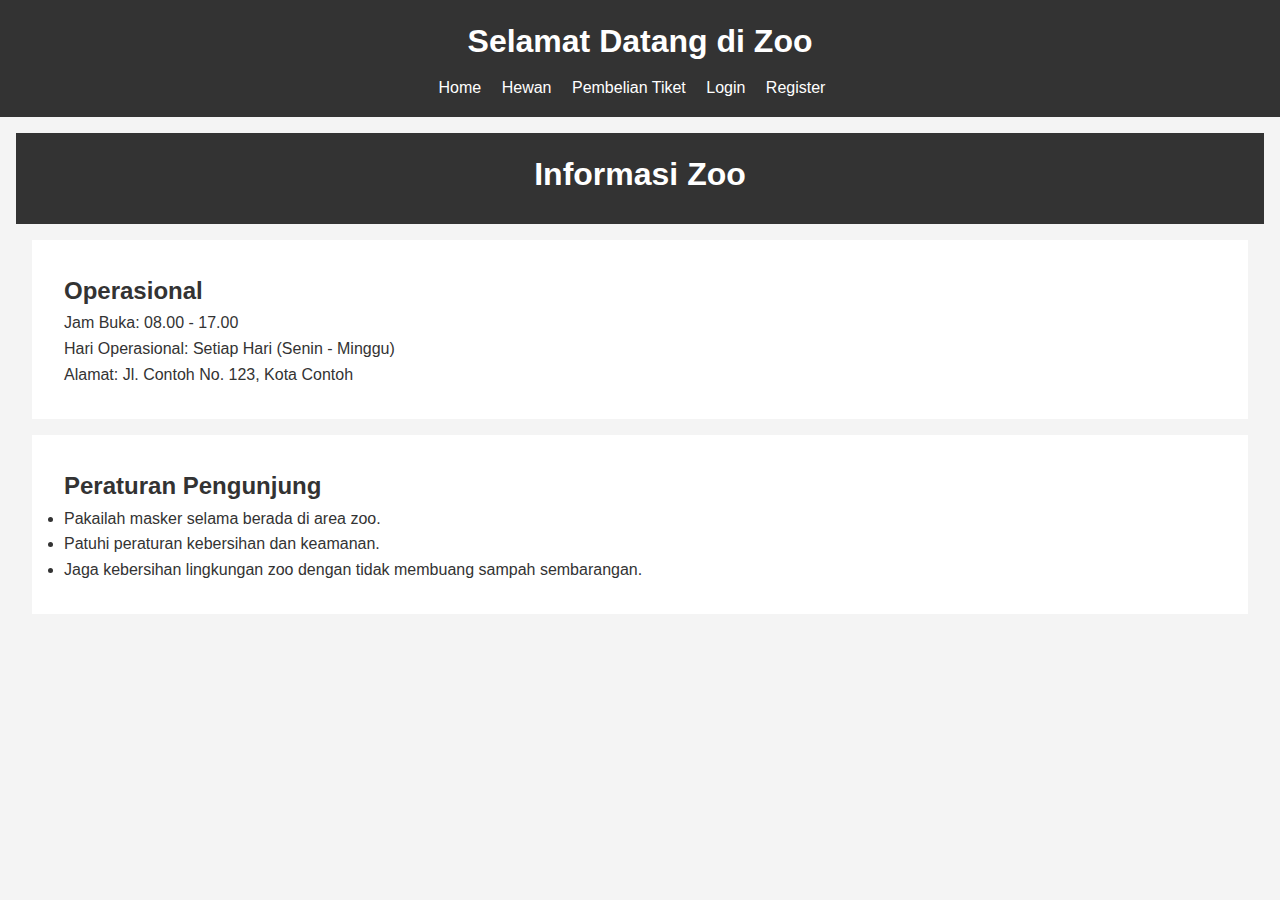
<file: index.html>
<!DOCTYPE html>
<html lang="en">
<head>
<meta charset="UTF-8">
<meta name="viewport" content="width=device-width, initial-scale=1.0">
<title>Zoo Website - Halaman Utama</title>
<link rel="stylesheet" href="style.css">
</head>
<body>
<header>
  <h1>Selamat Datang di Zoo</h1>
  <nav>
    <ul>
      <li><a href="index.html">Home</a></li>
      <li><a href="animal.html">Hewan</a></li>
      <li><a href="pembelian.html">Pembelian Tiket</a></li>
      <li><a href="login.html">Login</a></li>
      <li><a href="register.html">Register</a></li>
    </ul>
  </nav>
</header>
<main>
    <!DOCTYPE html>
    <html lang="en">
    <head>
      <meta charset="UTF-8">
      <meta name="viewport" content="width=device-width, initial-scale=1.0">
      <title>Informasi Zoo</title>
      <!-- Tambahkan stylesheet jika diperlukan -->
      <link rel="stylesheet" href="style.css">
    </head>
    <body>
      <header>
        <h1>Informasi Zoo</h1>
      </header>
      <main>
        <section>
          <h2>Operasional</h2>
          <p>Jam Buka: 08.00 - 17.00</p>
          <p>Hari Operasional: Setiap Hari (Senin - Minggu)</p>
          <p>Alamat: Jl. Contoh No. 123, Kota Contoh</p>
        </section>
        <section>
          <h2>Peraturan Pengunjung</h2>
          <ul>
            <li>Pakailah masker selama berada di area zoo.</li>
            <li>Patuhi peraturan kebersihan dan keamanan.</li>
            <li>Jaga kebersihan lingkungan zoo dengan tidak membuang sampah sembarangan.</li>
          </ul>
        </section>
      </main>
</file>
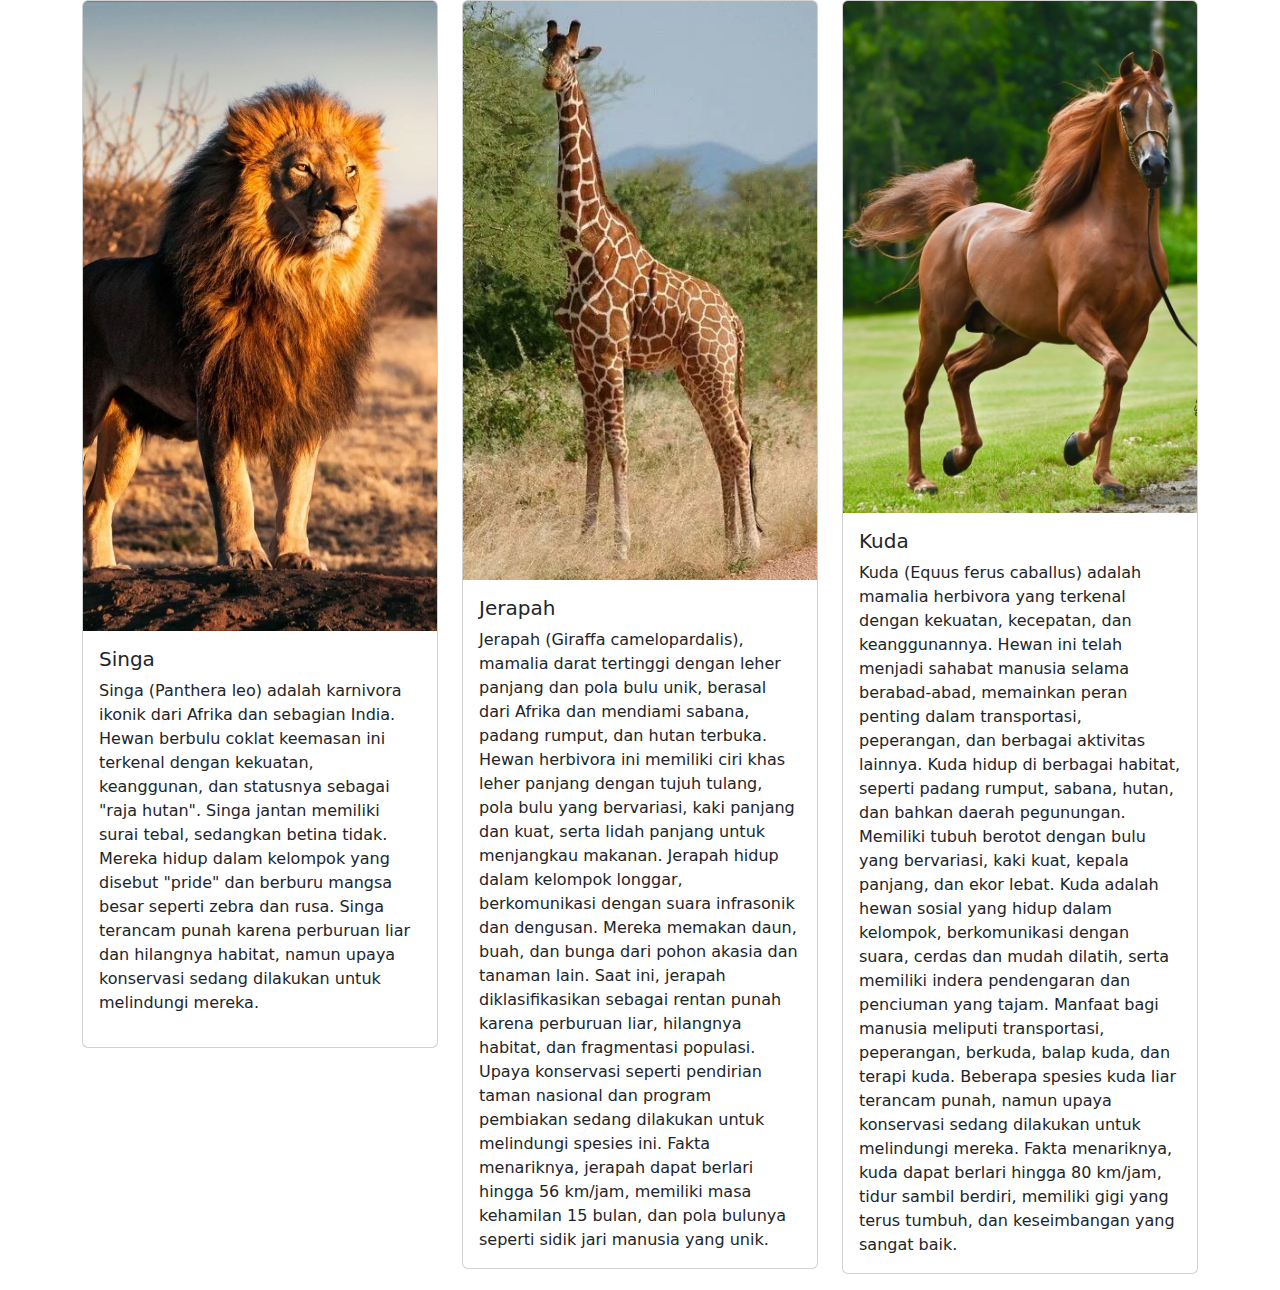
<file: animal.html>
<!DOCTYPE html>
<html lang="en">
<head>
  <meta charset="UTF-8">
  <meta name="viewport" content="width=device-width, initial-scale=1.0">
  <title>Animal List</title>

  <link href="https://cdn.jsdelivr.net/npm/bootstrap@5.3.0-alpha1/dist/css/bootstrap.min.css" rel="stylesheet">
 
  <style>

  </style>
</head>
<body>
  <div class="container">
    <div class="row">
      <div class="col-md-4">
        <div class="card mb-3">
          <img src="lion.jpeg" class="card-img-top" alt="Animal 1">
          <div class="card-body">
            <h5 class="card-title">Singa</h5>
            <p class="card-text">Singa (Panthera leo) adalah karnivora ikonik dari Afrika dan sebagian India. Hewan berbulu coklat keemasan ini terkenal dengan kekuatan, keanggunan, dan statusnya sebagai "raja hutan". Singa jantan memiliki surai tebal, sedangkan betina tidak. Mereka hidup dalam kelompok yang disebut "pride" dan berburu mangsa besar seperti zebra dan rusa. Singa terancam punah karena perburuan liar dan hilangnya habitat, namun upaya konservasi sedang dilakukan untuk melindungi mereka.</p></p>
          </div>
        </div>
      </div>
      <div class="col-md-4">
        <div class="card mb-3">
          <img src="jerapah.jpeg" class="card-img-top" alt="Animal 2">
          <div class="card-body">
            <h5 class="card-title">Jerapah</h5>
            <p class="card-text">Jerapah (Giraffa camelopardalis), mamalia darat tertinggi dengan leher panjang dan pola bulu unik, berasal dari Afrika dan mendiami sabana, padang rumput, dan hutan terbuka. Hewan herbivora ini memiliki ciri khas leher panjang dengan tujuh tulang, pola bulu yang bervariasi, kaki panjang dan kuat, serta lidah panjang untuk menjangkau makanan. Jerapah hidup dalam kelompok longgar, berkomunikasi dengan suara infrasonik dan dengusan. Mereka memakan daun, buah, dan bunga dari pohon akasia dan tanaman lain. Saat ini, jerapah diklasifikasikan sebagai rentan punah karena perburuan liar, hilangnya habitat, dan fragmentasi populasi. Upaya konservasi seperti pendirian taman nasional dan program pembiakan sedang dilakukan untuk melindungi spesies ini. Fakta menariknya, jerapah dapat berlari hingga 56 km/jam, memiliki masa kehamilan 15 bulan, dan pola bulunya seperti sidik jari manusia yang unik.</p>
          </div>
        </div>
      </div>
      <div class="col-md-4">
        <div class="card mb-3">
          <img src="kuda.jpeg" class="card-img-top" alt="Animal 3">
          <div class="card-body">
            <h5 class="card-title">Kuda</h5>
            <p class="card-text">Kuda (Equus ferus caballus) adalah mamalia herbivora yang terkenal dengan kekuatan, kecepatan, dan keanggunannya. Hewan ini telah menjadi sahabat manusia selama berabad-abad, memainkan peran penting dalam transportasi, peperangan, dan berbagai aktivitas lainnya. Kuda hidup di berbagai habitat, seperti padang rumput, sabana, hutan, dan bahkan daerah pegunungan. Memiliki tubuh berotot dengan bulu yang bervariasi, kaki kuat, kepala panjang, dan ekor lebat. Kuda adalah hewan sosial yang hidup dalam kelompok, berkomunikasi dengan suara, cerdas dan mudah dilatih, serta memiliki indera pendengaran dan penciuman yang tajam. Manfaat bagi manusia meliputi transportasi, peperangan, berkuda, balap kuda, dan terapi kuda. Beberapa spesies kuda liar terancam punah, namun upaya konservasi sedang dilakukan untuk melindungi mereka. Fakta menariknya, kuda dapat berlari hingga 80 km/jam, tidur sambil berdiri, memiliki gigi yang terus tumbuh, dan keseimbangan yang sangat baik.</p>
          </div>
        </div>
      </div>

    </div>
  </div>


  <script src="https://cdn.jsdelivr.net/npm/bootstrap@5.3.0-alpha1/dist/js/bootstrap.bundle.min.js"></script>
</body>
</html>
</file>
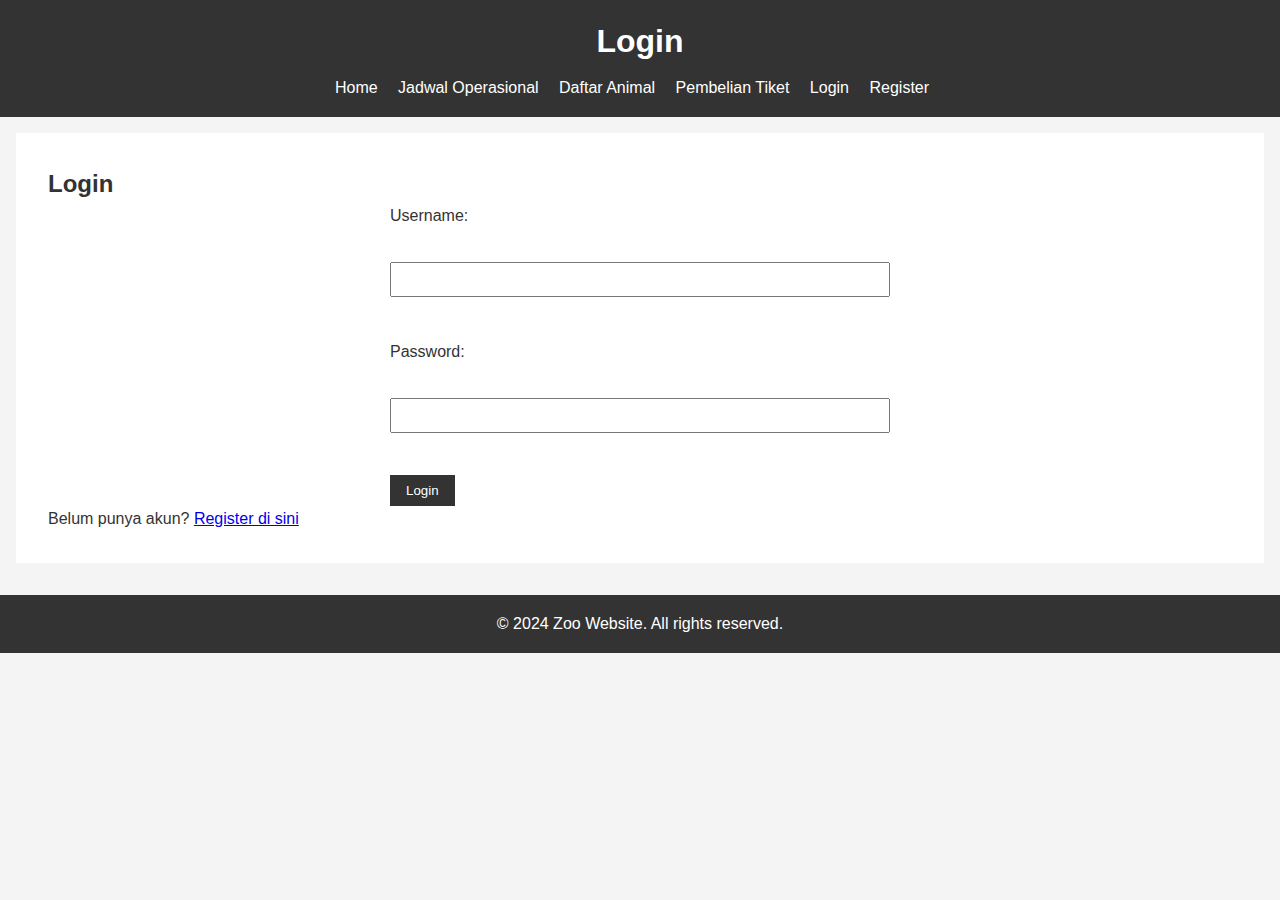
<file: login.html>
<!DOCTYPE html>
<html lang="en">
<head>
<meta charset="UTF-8">
<meta name="viewport" content="width=device-width, initial-scale=1.0">
<title>Zoo Website - Login</title>
<link rel="stylesheet" href="style.css">
</head>
<body>
<header>
  <h1>Login</h1>
  <nav>
    <ul>
      <li><a href="index.html">Home</a></li>
      <li><a href="operasional.html">Jadwal Operasional</a></li>
      <li><a href="animal.html">Daftar Animal</a></li>
      <li><a href="pembelian.html">Pembelian Tiket</a></li>
      <li><a href="login.html">Login</a></li>
      <li><a href="register.html">Register</a></li>
    </ul>
  </nav>
</header>
<main>
  <section>
    <h2>Login</h2>
    <form action="login.php" method="POST">
      <label for="username">Username:</label><br>
      <input type="text" id="username" name="username" required><br><br>
      <label for="password">Password:</label><br>
      <input type="password" id="password" name="password" required><br><br>
      <input type="submit" value="Login">
    </form>
    <p>Belum punya akun? <a href="register.html">Register di sini</a></p>
  </section>
</main>
<footer>
  <p>&copy; 2024 Zoo Website. All rights reserved.</p>
</footer>
</body>
</html>
</file>
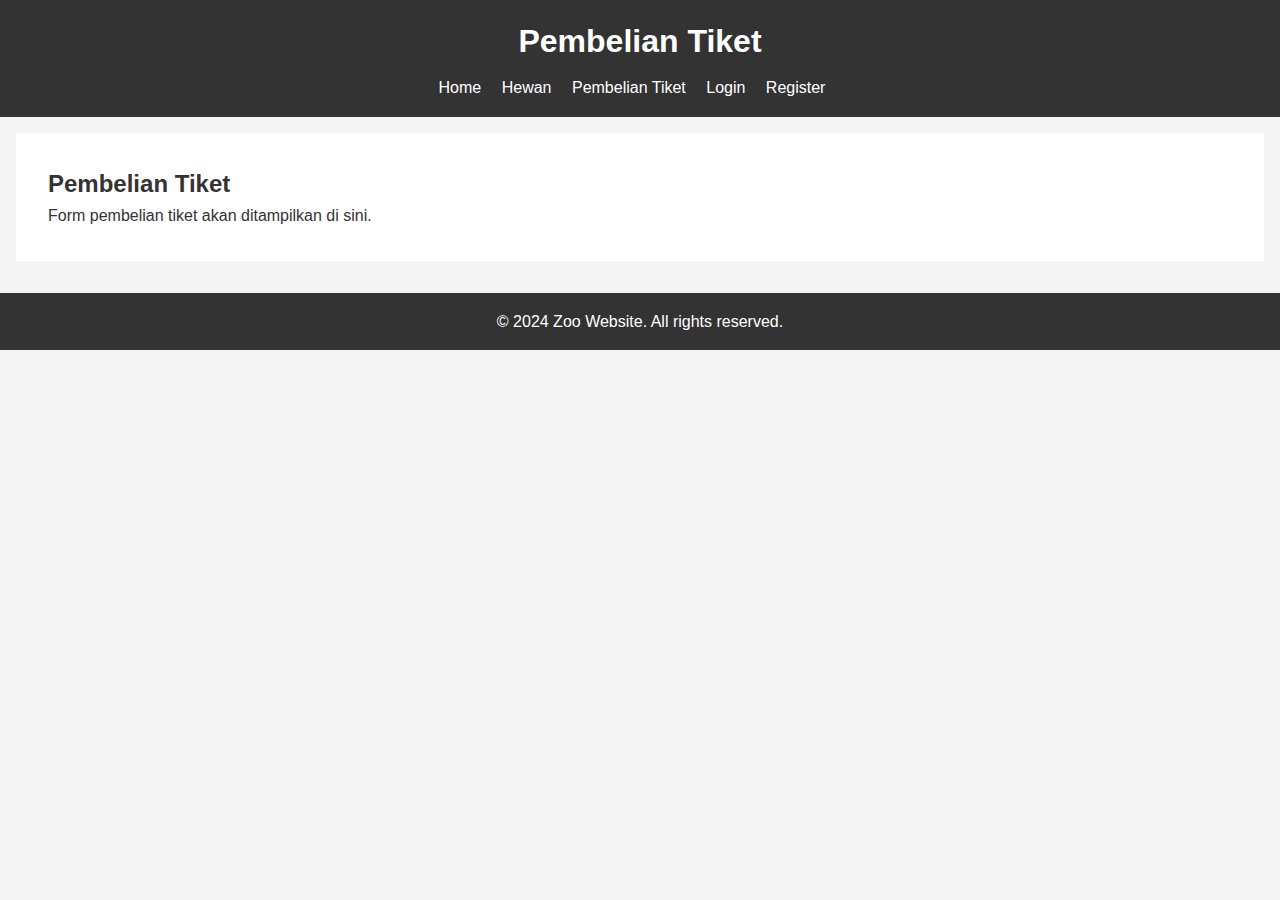
<file: pembelian.html>
<!DOCTYPE html>
<html lang="en">
<head>
<meta charset="UTF-8">
<meta name="viewport" content="width=device-width, initial-scale=1.0">
<title>Zoo Website - Pembelian Tiket</title>
<link rel="stylesheet" href="style.css">
</head>
<body>
<header>
  <h1>Pembelian Tiket</h1>
  <nav>
    <ul>
        <li><a href="index.html">Home</a></li>
        <li><a href="animal.html">Hewan</a></li>
        <li><a href="pembelian.html">Pembelian Tiket</a></li>
        <li><a href="login.html">Login</a></li>
        <li><a href="register.html">Register</a></li>
    </ul>
  </nav>
</header>
<main>
  <section>
    <h2>Pembelian Tiket</h2>
    <p>Form pembelian tiket akan ditampilkan di sini.</p>
  </section>
</main>
<footer>
  <p>&copy; 2024 Zoo Website. All rights reserved.</p>
</footer>
</body>
</html>
</file>
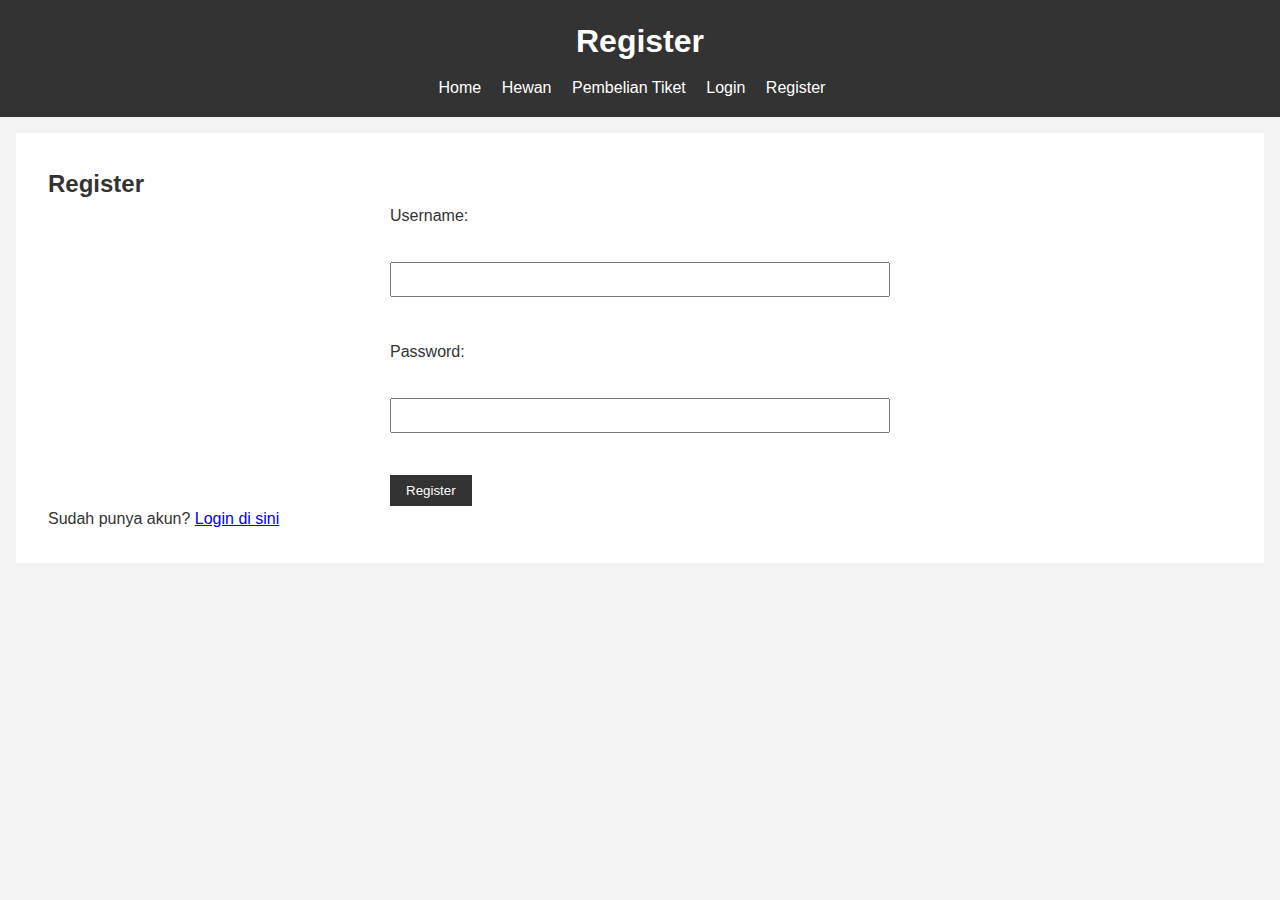
<file: register.html>
<!DOCTYPE html>
<html lang="en">
<head>
<meta charset="UTF-8">
<meta name="viewport" content="width=device-width, initial-scale=1.0">
<title>Zoo Website - Register</title>
<link rel="stylesheet" href="style.css">
</head>
<body>
<header>
  <h1>Register</h1>
  <nav>
    <ul>
      <li><a href="index.html">Home</a></li>
      <li><a href="animal.html">Hewan</a></li>
      <li><a href="pembelian.html">Pembelian Tiket</a></li>
      <li><a href="login.html">Login</a></li>
      <li><a href="register.html">Register</a></li>
    </ul>
  </nav>
</header>
<main>
  <section>
    <h2>Register</h2>
    <form action="register.php" method="POST">
      <label for="username">Username:</label><br>
      <input type="text" id="username" name="username" required><br><br>
      <label for="password">Password:</label><br>
      <input type="password" id="password" name="password" required><br><br>
      <input type="submit" value="Register">
    </form>
    <p>Sudah punya akun? <a href="login.html">Login di sini</a></p>
  </section>
</main>
<!-- <footer>
  <p>&copy; 2024 Zoo Website. All rights reserved.</p>
</footer>
</body>
</html> -->
</file>
<file: style.css>
/* Reset CSS */
* {
    margin: 0;
    padding: 0;
    box-sizing: border-box;
  }
  
  /* Global Styles */
  body {
    font-family: Arial, sans-serif;
    line-height: 1.6;
    background-color: #f4f4f4;
    color: #333;
    margin: 0;
    padding: 0;
  }
  
  header {
    background-color: #333;
    color: #fff;
    padding: 1rem;
    text-align: center;
  }
  
  header h1 {
    margin-bottom: 0.5rem;
  }
  
  nav ul {
    list-style-type: none;
  }
  
  nav ul li {
    display: inline;
    margin-right: 1rem;
  }
  
  nav ul li a {
    color: #fff;
    text-decoration: none;
  }
  
  nav ul li a:hover {
    color: #ccc;
  }
  
  main {
    padding: 1rem;
  }
  
  section {
    background-color: #fff;
    padding: 2rem;
    margin-bottom: 1rem;
  }
  
  footer {
    background-color: #333;
    color: #fff;
    text-align: center;
    padding: 1rem;
  }
  
  /* Form Styles */
  form {
    max-width: 500px;
    margin: 0 auto;
  }
  
  label {
    display: block;
    margin-bottom: 0.5rem;
  }
  
  input[type="text"],
  input[type="password"],
  textarea {
    width: 100%;
    padding: 0.5rem;
    margin-bottom: 1rem;
  }
  
  input[type="submit"] {
    background-color: #333;
    color: #fff;
    border: none;
    padding: 0.5rem 1rem;
    cursor: pointer;
  }
  
  input[type="submit"]:hover {
    background-color: #555;
  }
  
  /* Responsive Styles */
  @media screen and (max-width: 768px) {
    nav ul li {
      display: block;
      margin-bottom: 0.5rem;
    }
  }
</file>
